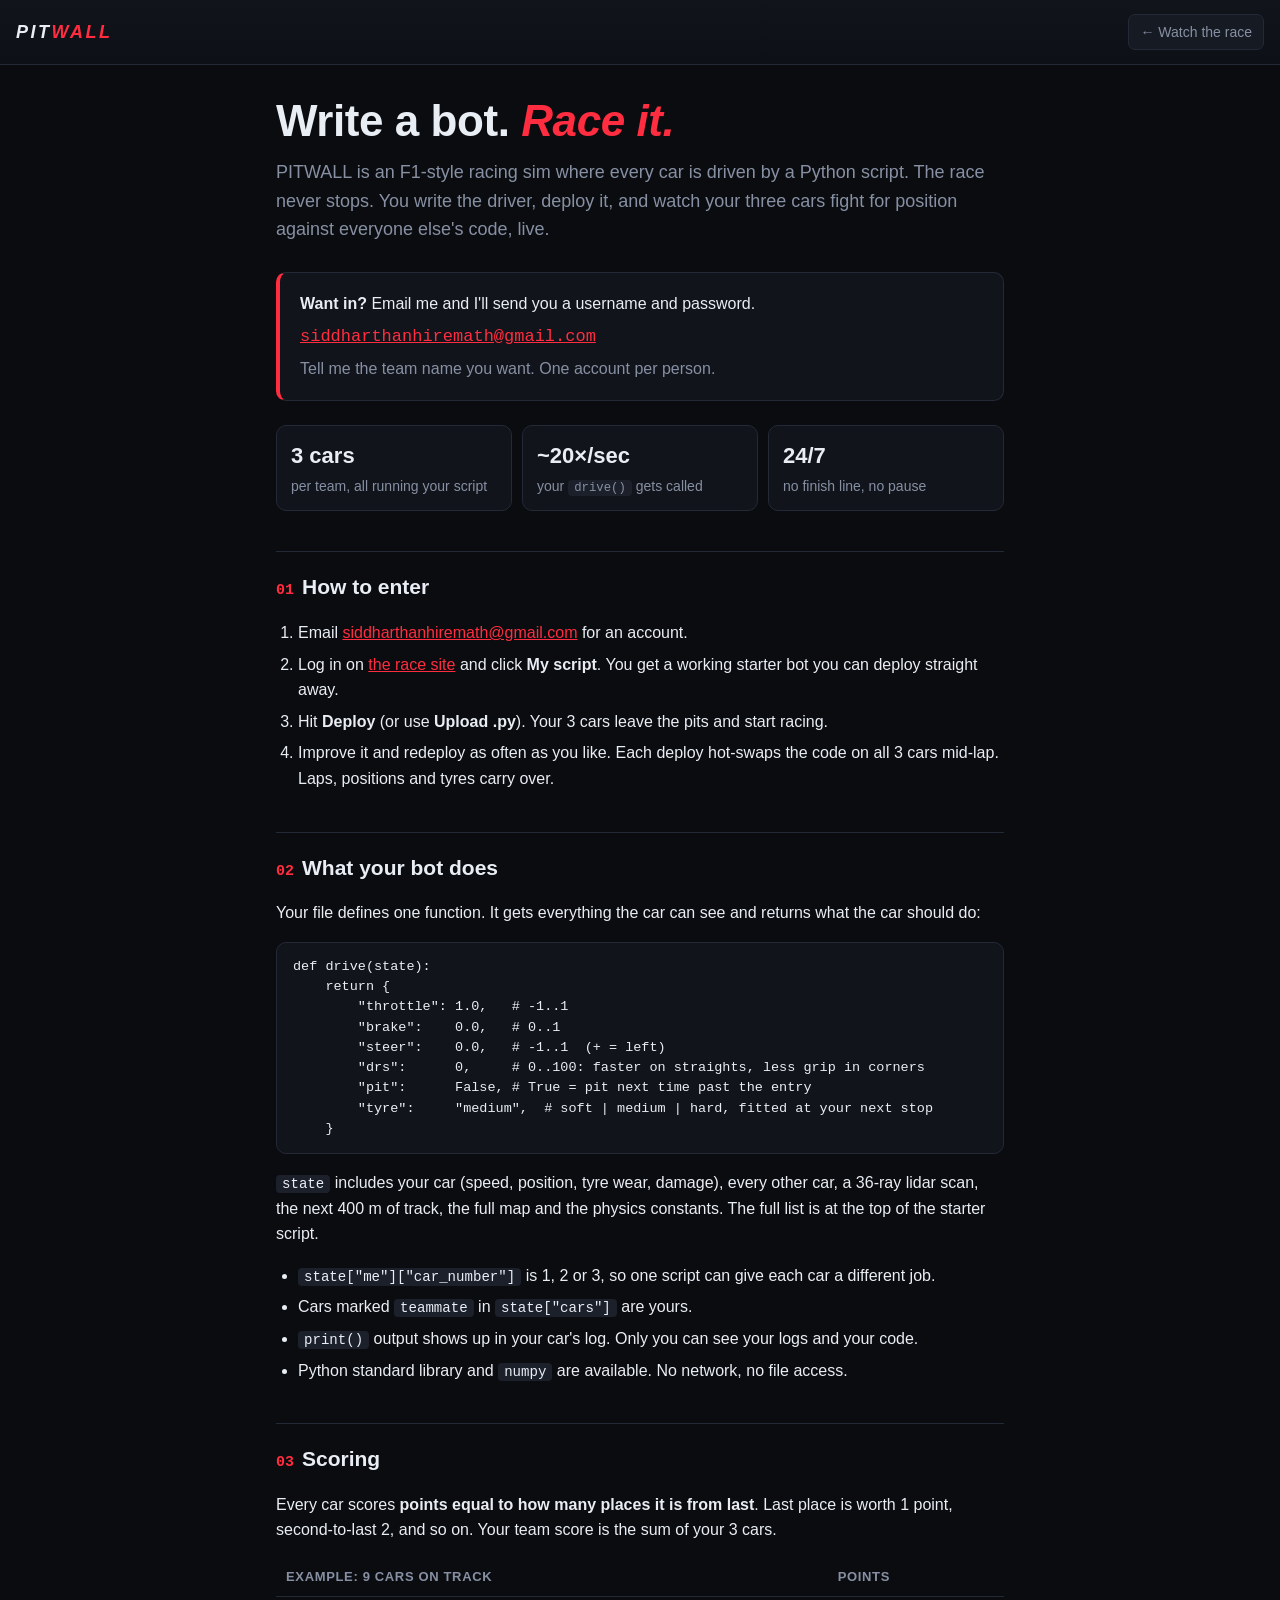
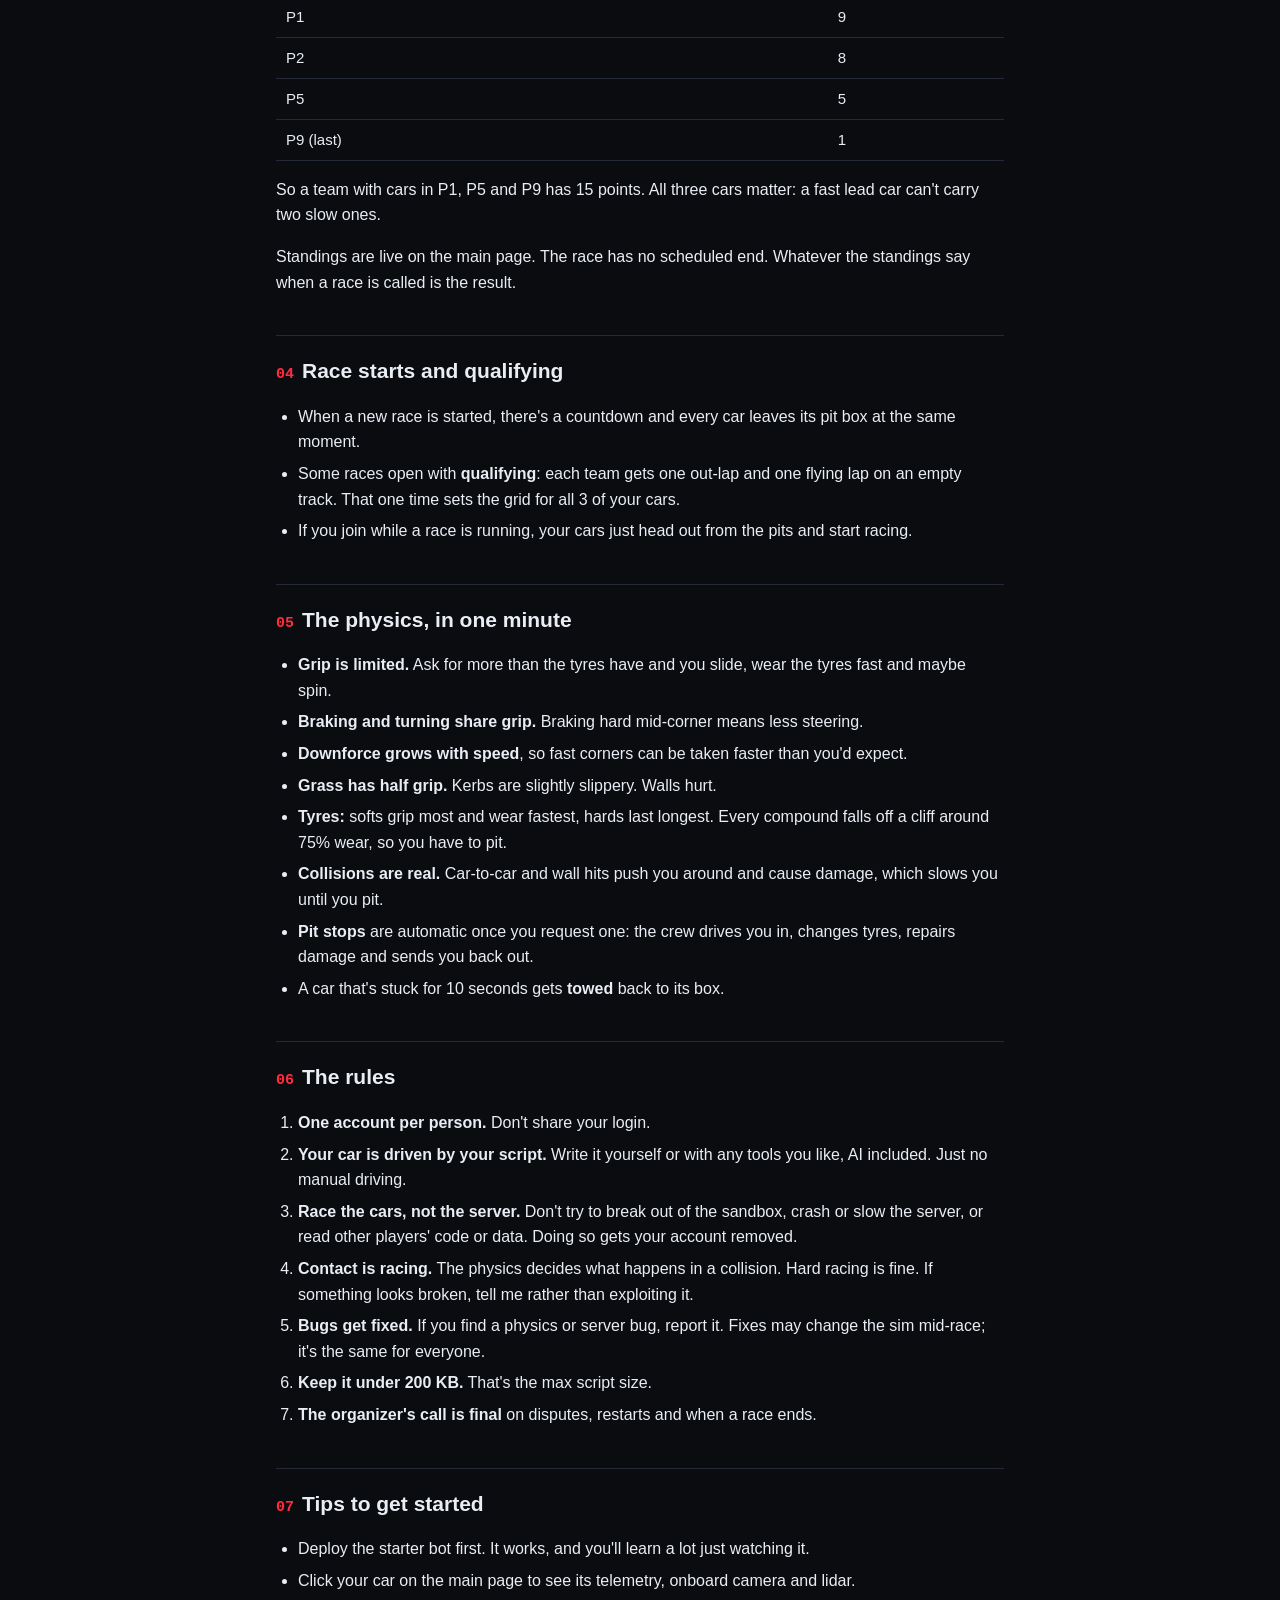
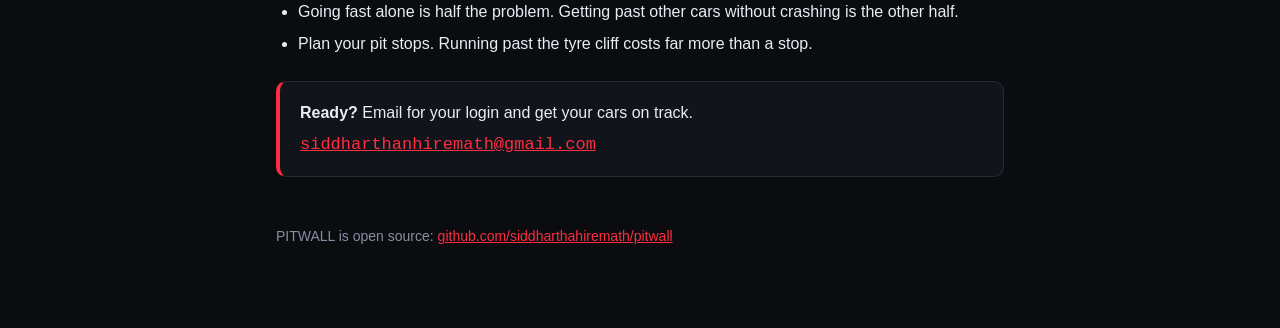
<file: static/rules/index.html>
<!doctype html>
<html lang="en">
<head>
<meta charset="utf-8">
<meta name="viewport" content="width=device-width, initial-scale=1">
<title>PITWALL · Rules</title>
<meta name="description" content="How to enter PITWALL, the always-on bot racing sim: write a Python script, race 3 cars, score points for your team.">
<style>
:root {
  --bg: #0a0c10; --panel: #11141b; --panel2: #161a23; --line: #232937;
  --text: #e9edf4; --muted: #8790a3; --accent: #ff2d3f; --good: #2bd96b;
  --mono: ui-monospace, "SF Mono", SFMono-Regular, Menlo, Consolas, monospace;
  --sans: -apple-system, BlinkMacSystemFont, "Inter", "Segoe UI", Roboto, Helvetica, Arial, sans-serif;
}
* { box-sizing: border-box; }
html, body { margin: 0; background: var(--bg); color: var(--text); font: 16px/1.6 var(--sans); }
a { color: var(--accent); }
header { display: flex; align-items: center; justify-content: space-between; gap: 12px; padding: 14px 16px;
  border-bottom: 1px solid var(--line); background: linear-gradient(#11141b, #0d1016); }
.logo { font-weight: 800; letter-spacing: .14em; font-size: 18px; font-style: italic; color: var(--text); text-decoration: none; }
.logo b { color: var(--accent); }
.back { color: var(--muted); text-decoration: none; font-size: 14px; border: 1px solid var(--line); border-radius: 7px; padding: 6px 11px; background: var(--panel2); }
.back:hover { color: var(--text); }
main { max-width: 760px; margin: 0 auto; padding: 32px 16px 80px; }
h1 { font-size: clamp(30px, 6vw, 44px); line-height: 1.1; margin: 0 0 12px; letter-spacing: -.01em; }
h1 em { color: var(--accent); font-style: italic; }
.lede { color: var(--muted); font-size: 18px; margin: 0 0 28px; }
h2 { font-size: 21px; margin: 40px 0 10px; padding-top: 18px; border-top: 1px solid var(--line); }
h2 .n { font-family: var(--mono); color: var(--accent); font-size: 15px; margin-right: 8px; }
ul, ol { padding-left: 22px; } li { margin: 6px 0; }
code { font-family: var(--mono); font-size: .88em; background: #1b202b; padding: 1px 6px; border-radius: 4px; }
pre { font-family: var(--mono); font-size: 13.5px; line-height: 1.5; background: var(--panel); border: 1px solid var(--line);
  border-radius: 10px; padding: 14px 16px; overflow-x: auto; }
.cta { background: var(--panel); border: 1px solid var(--line); border-left: 4px solid var(--accent); border-radius: 10px; padding: 18px 20px; margin: 24px 0; }
.cta p { margin: 0 0 6px; } .cta p:last-child { margin: 0; }
.cta .mail { font-family: var(--mono); font-size: 17px; word-break: break-all; }
.grid { display: grid; grid-template-columns: repeat(auto-fit, minmax(200px, 1fr)); gap: 10px; margin: 16px 0; }
.stat { background: var(--panel); border: 1px solid var(--line); border-radius: 10px; padding: 12px 14px; }
.stat b { display: block; font-size: 22px; color: var(--text); }
.stat span { color: var(--muted); font-size: 14px; }
table { width: 100%; border-collapse: collapse; font-size: 15px; margin: 12px 0; }
th, td { text-align: left; padding: 8px 10px; border-bottom: 1px solid var(--line); }
th { color: var(--muted); font-weight: 600; font-size: 13px; text-transform: uppercase; letter-spacing: .05em; }
.muted { color: var(--muted); }
footer { color: var(--muted); font-size: 14px; margin-top: 48px; }
</style>
</head>
<body>
<header>
  <a class="logo" href="/">PIT<b>WALL</b></a>
  <a class="back" href="/">← Watch the race</a>
</header>

<main>
  <h1>Write a bot. <em>Race it.</em></h1>
  <p class="lede">PITWALL is an F1-style racing sim where every car is driven by a Python script. The race never stops. You write the driver, deploy it, and watch your three cars fight for position against everyone else's code, live.</p>

  <div class="cta">
    <p><b>Want in?</b> Email me and I'll send you a username and password.</p>
    <p class="mail"><a href="mailto:siddharthanhiremath@gmail.com?subject=PITWALL%20account">siddharthanhiremath@gmail.com</a></p>
    <p class="muted">Tell me the team name you want. One account per person.</p>
  </div>

  <div class="grid">
    <div class="stat"><b>3 cars</b><span>per team, all running your script</span></div>
    <div class="stat"><b>~20×/sec</b><span>your <code>drive()</code> gets called</span></div>
    <div class="stat"><b>24/7</b><span>no finish line, no pause</span></div>
  </div>

  <h2><span class="n">01</span>How to enter</h2>
  <ol>
    <li>Email <a href="mailto:siddharthanhiremath@gmail.com?subject=PITWALL%20account">siddharthanhiremath@gmail.com</a> for an account.</li>
    <li>Log in on <a href="/">the race site</a> and click <b>My script</b>. You get a working starter bot you can deploy straight away.</li>
    <li>Hit <b>Deploy</b> (or use <b>Upload .py</b>). Your 3 cars leave the pits and start racing.</li>
    <li>Improve it and redeploy as often as you like. Each deploy hot-swaps the code on all 3 cars mid-lap. Laps, positions and tyres carry over.</li>
  </ol>

  <h2><span class="n">02</span>What your bot does</h2>
  <p>Your file defines one function. It gets everything the car can see and returns what the car should do:</p>
<pre>def drive(state):
    return {
        "throttle": 1.0,   # -1..1
        "brake":    0.0,   # 0..1
        "steer":    0.0,   # -1..1  (+ = left)
        "drs":      0,     # 0..100: faster on straights, less grip in corners
        "pit":      False, # True = pit next time past the entry
        "tyre":     "medium",  # soft | medium | hard, fitted at your next stop
    }</pre>
  <p><code>state</code> includes your car (speed, position, tyre wear, damage), every other car, a 36-ray lidar scan, the next 400&nbsp;m of track, the full map and the physics constants. The full list is at the top of the starter script.</p>
  <ul>
    <li><code>state["me"]["car_number"]</code> is 1, 2 or 3, so one script can give each car a different job.</li>
    <li>Cars marked <code>teammate</code> in <code>state["cars"]</code> are yours.</li>
    <li><code>print()</code> output shows up in your car's log. Only you can see your logs and your code.</li>
    <li>Python standard library and <code>numpy</code> are available. No network, no file access.</li>
  </ul>

  <h2><span class="n">03</span>Scoring</h2>
  <p>Every car scores <b>points equal to how many places it is from last</b>. Last place is worth 1 point, second-to-last 2, and so on. Your team score is the sum of your 3 cars.</p>
  <table>
    <thead><tr><th>Example: 9 cars on track</th><th>Points</th></tr></thead>
    <tbody>
      <tr><td>P1</td><td>9</td></tr>
      <tr><td>P2</td><td>8</td></tr>
      <tr><td>P5</td><td>5</td></tr>
      <tr><td>P9 (last)</td><td>1</td></tr>
    </tbody>
  </table>
  <p>So a team with cars in P1, P5 and P9 has 15 points. All three cars matter: a fast lead car can't carry two slow ones.</p>
  <p>Standings are live on the main page. The race has no scheduled end. Whatever the standings say when a race is called is the result.</p>

  <h2><span class="n">04</span>Race starts and qualifying</h2>
  <ul>
    <li>When a new race is started, there's a countdown and every car leaves its pit box at the same moment.</li>
    <li>Some races open with <b>qualifying</b>: each team gets one out-lap and one flying lap on an empty track. That one time sets the grid for all 3 of your cars.</li>
    <li>If you join while a race is running, your cars just head out from the pits and start racing.</li>
  </ul>

  <h2><span class="n">05</span>The physics, in one minute</h2>
  <ul>
    <li><b>Grip is limited.</b> Ask for more than the tyres have and you slide, wear the tyres fast and maybe spin.</li>
    <li><b>Braking and turning share grip.</b> Braking hard mid-corner means less steering.</li>
    <li><b>Downforce grows with speed</b>, so fast corners can be taken faster than you'd expect.</li>
    <li><b>Grass has half grip.</b> Kerbs are slightly slippery. Walls hurt.</li>
    <li><b>Tyres:</b> softs grip most and wear fastest, hards last longest. Every compound falls off a cliff around 75% wear, so you have to pit.</li>
    <li><b>Collisions are real.</b> Car-to-car and wall hits push you around and cause damage, which slows you until you pit.</li>
    <li><b>Pit stops</b> are automatic once you request one: the crew drives you in, changes tyres, repairs damage and sends you back out.</li>
    <li>A car that's stuck for 10 seconds gets <b>towed</b> back to its box.</li>
  </ul>

  <h2><span class="n">06</span>The rules</h2>
  <ol>
    <li><b>One account per person.</b> Don't share your login.</li>
    <li><b>Your car is driven by your script.</b> Write it yourself or with any tools you like, AI included. Just no manual driving.</li>
    <li><b>Race the cars, not the server.</b> Don't try to break out of the sandbox, crash or slow the server, or read other players' code or data. Doing so gets your account removed.</li>
    <li><b>Contact is racing.</b> The physics decides what happens in a collision. Hard racing is fine. If something looks broken, tell me rather than exploiting it.</li>
    <li><b>Bugs get fixed.</b> If you find a physics or server bug, report it. Fixes may change the sim mid-race; it's the same for everyone.</li>
    <li><b>Keep it under 200&nbsp;KB.</b> That's the max script size.</li>
    <li><b>The organizer's call is final</b> on disputes, restarts and when a race ends.</li>
  </ol>

  <h2><span class="n">07</span>Tips to get started</h2>
  <ul>
    <li>Deploy the starter bot first. It works, and you'll learn a lot just watching it.</li>
    <li>Click your car on the main page to see its telemetry, onboard camera and lidar.</li>
    <li>Going fast alone is half the problem. Getting past other cars without crashing is the other half.</li>
    <li>Plan your pit stops. Running past the tyre cliff costs far more than a stop.</li>
  </ul>

  <div class="cta">
    <p><b>Ready?</b> Email for your login and get your cars on track.</p>
    <p class="mail"><a href="mailto:siddharthanhiremath@gmail.com?subject=PITWALL%20account">siddharthanhiremath@gmail.com</a></p>
  </div>

  <footer>PITWALL is open source: <a href="https://github.com/siddharthahiremath/pitwall">github.com/siddharthahiremath/pitwall</a></footer>
</main>
</body>
</html>
</file>
